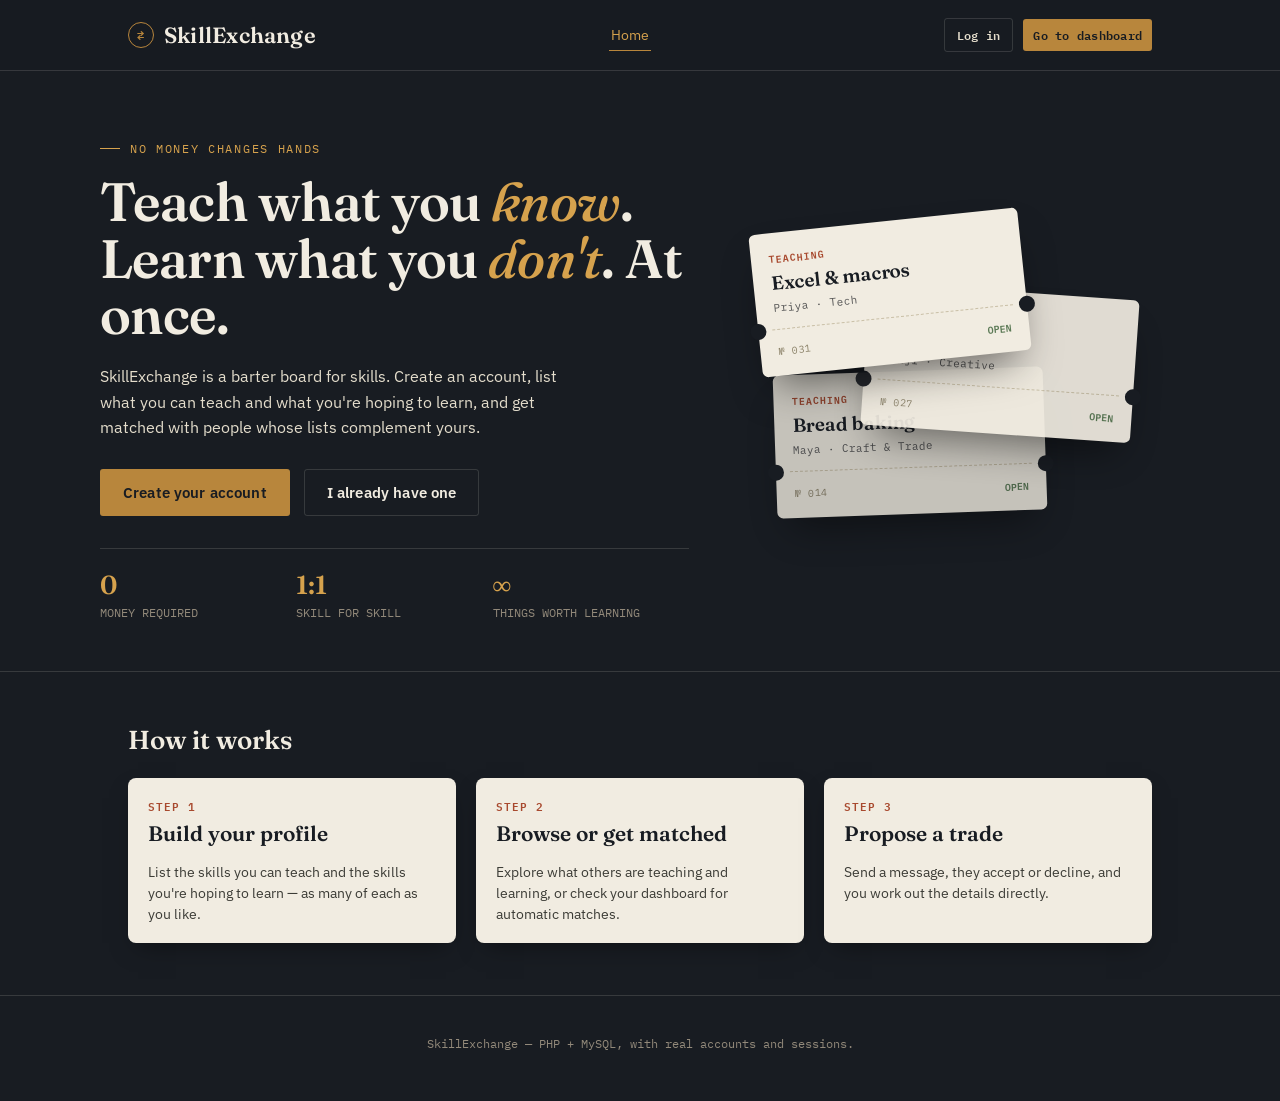
<file: index.html>
<!DOCTYPE html>
<html lang="en">
<head>
<meta charset="UTF-8">
<meta name="viewport" content="width=device-width, initial-scale=1.0">
<title>SkillExchange — Trade skills, not money</title>
<link rel="preconnect" href="https://fonts.googleapis.com">
<link href="https://fonts.googleapis.com/css2?family=Fraunces:ital,opsz,wght@0,9..144,400;0,9..144,500;0,9..144,600;0,9..144,700;1,9..144,500&family=IBM+Plex+Sans:wght@400;500;600;700&family=IBM+Plex+Mono:wght@400;500;600&display=swap" rel="stylesheet">
<link rel="stylesheet" href="css/style.css">
</head>
<body data-page="index">

<header class="site">
  <div class="site-inner">
    <div class="logo"><span class="mark">⇄</span> SkillExchange</div>
    <nav class="site-nav">
      <a href="index.html" class="active">Home</a>
    </nav>
    <div class="who">
      <a href="login.html" class="btn-mini" style="background:transparent;border:1px solid var(--line);color:var(--paper-dim);padding:6px 12px;border-radius:3px;">Log in</a>
      <a href="register.html" id="heroCtaPrimary" class="btn-mini">Sign up</a>
    </div>
  </div>
</header>

<section class="hero">
  <div class="hero-inner">
    <div>
      <div class="eyebrow">No money changes hands</div>
      <h1 class="headline">Teach what you <em>know</em>.<br>Learn what you <em>don't</em>. At once.</h1>
      <p class="sub">SkillExchange is a barter board for skills. Create an account, list what you can teach and what you're hoping to learn, and get matched with people whose lists complement yours.</p>
      <div class="hero-ctas">
        <a class="btn btn-primary" href="register.html">Create your account</a>
        <a class="btn btn-ghost" href="login.html">I already have one</a>
      </div>
      <div class="hero-stats">
        <div class="stat"><b>0</b><span>MONEY REQUIRED</span></div>
        <div class="stat"><b>1:1</b><span>SKILL FOR SKILL</span></div>
        <div class="stat"><b>∞</b><span>THINGS WORTH LEARNING</span></div>
      </div>
    </div>
    <div class="ticket-stack">
      <div class="float-ticket ft3">
        <div class="t-top"><div class="t-cat">Teaching</div><div class="t-name">Bread baking</div><div class="t-for">Maya · Craft &amp; Trade</div></div>
        <div class="t-perf"></div>
        <div class="t-bottom"><span class="t-stub">№ 014</span><span class="t-go">OPEN</span></div>
      </div>
      <div class="float-ticket ft2">
        <div class="t-top"><div class="t-cat">Learning</div><div class="t-name">Logo design</div><div class="t-for">Kenji · Creative</div></div>
        <div class="t-perf"></div>
        <div class="t-bottom"><span class="t-stub">№ 027</span><span class="t-go">OPEN</span></div>
      </div>
      <div class="float-ticket ft1">
        <div class="t-top"><div class="t-cat">Teaching</div><div class="t-name">Excel &amp; macros</div><div class="t-for">Priya · Tech</div></div>
        <div class="t-perf"></div>
        <div class="t-bottom"><span class="t-stub">№ 031</span><span class="t-go">OPEN</span></div>
      </div>
    </div>
  </div>
</section>

<section>
  <div class="wrap">
    <div class="section-head">
      <h2>How it works</h2>
    </div>
    <div class="grid">
      <div class="ticket" style="padding-bottom:4px;">
        <div class="ticket-head">
          <div class="ticket-cat">Step 1</div>
          <div class="ticket-name">Build your profile</div>
        </div>
        <div class="ticket-desc">List the skills you can teach and the skills you're hoping to learn — as many of each as you like.</div>
      </div>
      <div class="ticket" style="padding-bottom:4px;">
        <div class="ticket-head">
          <div class="ticket-cat">Step 2</div>
          <div class="ticket-name">Browse or get matched</div>
        </div>
        <div class="ticket-desc">Explore what others are teaching and learning, or check your dashboard for automatic matches.</div>
      </div>
      <div class="ticket" style="padding-bottom:4px;">
        <div class="ticket-head">
          <div class="ticket-cat">Step 3</div>
          <div class="ticket-name">Propose a trade</div>
        </div>
        <div class="ticket-desc">Send a message, they accept or decline, and you work out the details directly.</div>
      </div>
    </div>
  </div>
</section>

<footer>SkillExchange — PHP + MySQL, with real accounts and sessions.</footer>

<script src="js/auth.js"></script>
</body>
</html>
</file>
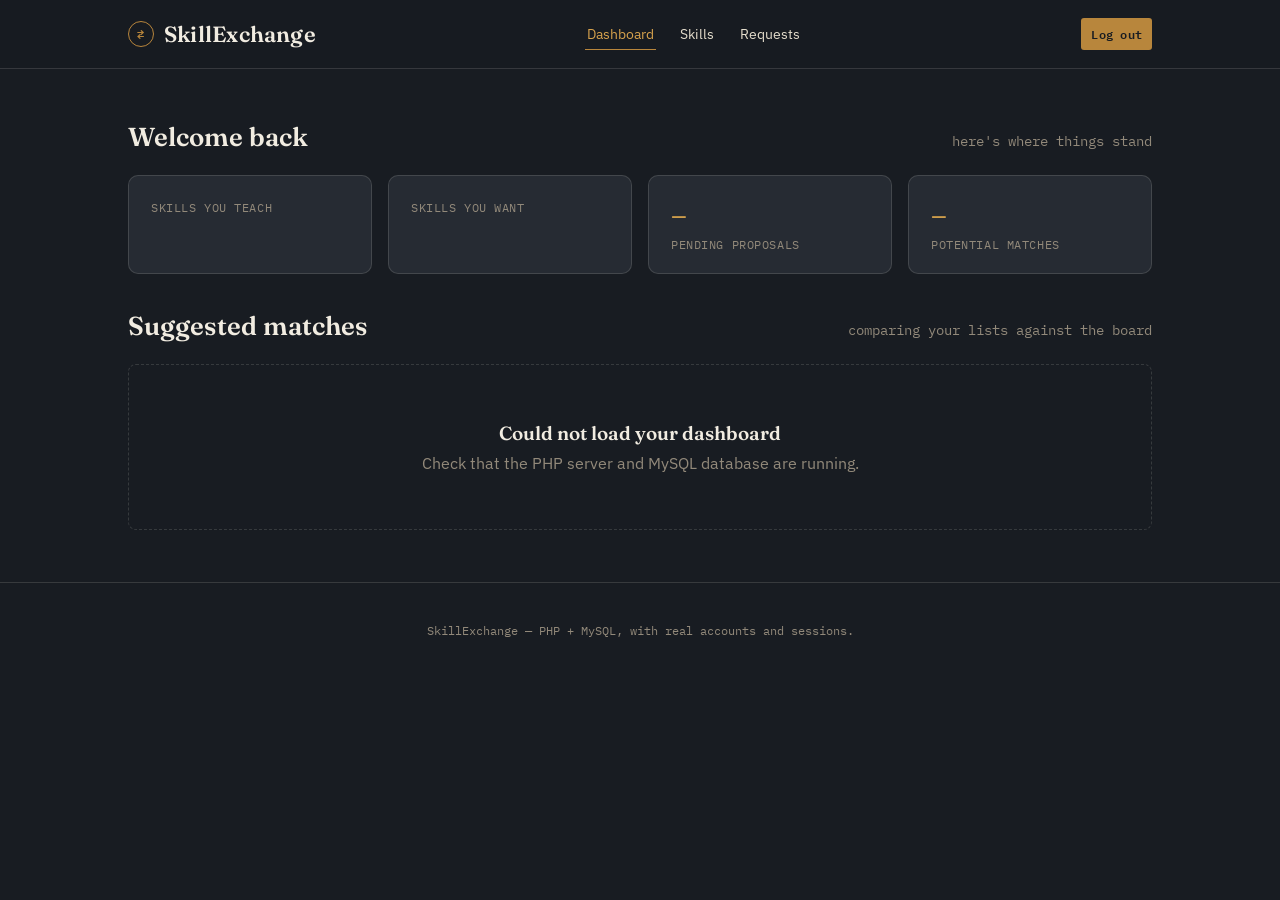
<file: dashboard.html>
<!DOCTYPE html>
<html lang="en">
<head>
<meta charset="UTF-8">
<meta name="viewport" content="width=device-width, initial-scale=1.0">
<title>Dashboard — SkillExchange</title>
<link rel="preconnect" href="https://fonts.googleapis.com">
<link href="https://fonts.googleapis.com/css2?family=Fraunces:ital,opsz,wght@0,9..144,400;0,9..144,500;0,9..144,600;0,9..144,700;1,9..144,500&family=IBM+Plex+Sans:wght@400;500;600;700&family=IBM+Plex+Mono:wght@400;500;600&display=swap" rel="stylesheet">
<link rel="stylesheet" href="css/style.css">
</head>
<body data-page="dashboard" data-require-auth="true">

<header class="site">
  <div class="site-inner">
    <a href="index.html" class="logo"><span class="mark">⇄</span> SkillExchange</a>
    <nav class="site-nav">
      <a href="dashboard.html" class="active">Dashboard</a>
      <a href="skills.html">Skills</a>
      <a href="requests.html">Requests <span class="nav-badge" id="reqBadge" style="display:none;">0</span></a>
    </nav>
    <div class="who">
      <span id="whoLabel">…</span>
      <a href="#" id="logoutBtn" class="logout-link btn-mini">Log out</a>
    </div>
  </div>
</header>

<section>
  <div class="wrap">
    <div class="section-head">
      <h2>Welcome back</h2>
      <p>here's where things stand</p>
    </div>

    <div class="dash-stats">
      <div class="dash-stat"><b id="statTeach">–</b><span>Skills you teach</span></div>
      <div class="dash-stat"><b id="statLearn">–</b><span>Skills you want</span></div>
      <div class="dash-stat"><b id="statPending">–</b><span>Pending proposals</span></div>
      <div class="dash-stat"><b id="statMatches">–</b><span>Potential matches</span></div>
    </div>

    <div class="section-head">
      <h2>Suggested matches</h2>
      <p id="matchSub">comparing your lists against the board</p>
    </div>
    <div id="matchList"></div>
  </div>
</section>

<footer>SkillExchange — PHP + MySQL, with real accounts and sessions.</footer>

<script src="js/auth.js"></script>
<script>
(function(){
  const $ = (sel) => document.querySelector(sel);
  const escapeHtml = s => (s || "").replace(/[&<>"']/g, c => ({ '&': '&amp;', '<': '&lt;', '>': '&gt;', '"': '&quot;', "'": '&#39;' }[c]));
  const STOPWORDS = ["a","an","the","to","for","and","of","in","on","with","basic","basics","beginner","beginners","intro","introduction","lessons","lesson","skills","skill","learning","how","my"];

  function normWords(s){
    return (s||'').toLowerCase().replace(/[^a-z0-9\s]/g,' ').split(/\s+/).filter(w => w.length>2 && !STOPWORDS.includes(w));
  }
  function skillsMatch(nameA, catA, nameB, catB){
    const wa = normWords(nameA), wb = normWords(nameB);
    if(wa.filter(w => wb.includes(w)).length > 0) return true;
    if(catA === catB){
      const la = (nameA||'').toLowerCase(), lb = (nameB||'').toLowerCase();
      if(la.length>3 && lb.includes(la)) return true;
      if(lb.length>3 && la.includes(lb)) return true;
    }
    return false;
  }

  async function loadDashboard(){
    const SE = window.SE;
    try {
      const [myTeach, myLearn, boardTeach, boardLearn, received] = await Promise.all([
        SE.apiGet('get_skills.php?type=teach&mine=1'),
        SE.apiGet('get_skills.php?type=learn&mine=1'),
        SE.apiGet('get_skills.php?type=teach'),
        SE.apiGet('get_skills.php?type=learn'),
        SE.apiGet('get_requests.php?box=received'),
      ]);

      $('#statTeach').textContent = myTeach.length;
      $('#statLearn').textContent = myLearn.length;
      const pending = received.filter(r => r.status === 'pending');
      $('#statPending').textContent = pending.length;
      const badge = $('#reqBadge');
      if(pending.length > 0){ badge.style.display = 'inline-block'; badge.textContent = pending.length; }

      // Group board listings by owner
      const byOwner = {};
      boardTeach.forEach(s => {
        byOwner[s.user_id] = byOwner[s.user_id] || { id: s.user_id, name: s.owner_name, contact: s.owner_contact, teach: [], learn: [] };
        byOwner[s.user_id].teach.push(s);
      });
      boardLearn.forEach(s => {
        byOwner[s.user_id] = byOwner[s.user_id] || { id: s.user_id, name: s.owner_name, contact: s.owner_contact, teach: [], learn: [] };
        byOwner[s.user_id].learn.push(s);
      });

      const results = [];
      Object.values(byOwner).forEach(other => {
        const iCanTeachThem = [];
        myTeach.forEach(mt => other.learn.forEach(tl => {
          if(skillsMatch(mt.skill_name, mt.category, tl.skill_name, tl.category)) iCanTeachThem.push({mine: mt, theirs: tl});
        }));
        const theyCanTeachMe = [];
        other.teach.forEach(tt => myLearn.forEach(ml => {
          if(skillsMatch(tt.skill_name, tt.category, ml.skill_name, ml.category)) theyCanTeachMe.push({theirs: tt, mine: ml});
        }));
        if(iCanTeachThem.length || theyCanTeachMe.length){
          results.push({ user: other, iCanTeachThem, theyCanTeachMe, mutual: iCanTeachThem.length>0 && theyCanTeachMe.length>0 });
        }
      });
      results.sort((a,b) => (b.mutual - a.mutual) || ((b.iCanTeachThem.length+b.theyCanTeachMe.length) - (a.iCanTeachThem.length+a.theyCanTeachMe.length)));

      $('#statMatches').textContent = results.length;
      $('#matchSub').textContent = results.length + (results.length===1 ? ' match found' : ' matches found');

      const el = $('#matchList');
      if(!results.length){
        el.innerHTML = `<div class="empty"><b>No matches yet</b>Add a few more skills to your profile, or check back as more people join the board. <a href="skills.html" style="color:var(--brass-bright);">Go to My Skills →</a></div>`;
        return;
      }
      el.innerHTML = results.map(m => `
        <div class="match-card ${m.mutual ? 'mutual' : ''}">
          <div class="match-top">
            <div class="match-name">${escapeHtml(m.user.name)}</div>
            <div class="match-tag ${m.mutual ? 'mutual' : 'partial'}">${m.mutual ? 'Perfect swap' : 'One-way match'}</div>
          </div>
          ${m.iCanTeachThem.map(x => `<div class="match-row"><span class="arrow">→</span><div>You teach <b>${escapeHtml(x.mine.skill_name)}</b>, they want <b>${escapeHtml(x.theirs.skill_name)}</b></div></div>`).join('')}
          ${m.theyCanTeachMe.map(x => `<div class="match-row"><span class="arrow">←</span><div>They teach <b>${escapeHtml(x.theirs.skill_name)}</b>, you want <b>${escapeHtml(x.mine.skill_name)}</b></div></div>`).join('')}
        </div>
      `).join('');
    } catch(e) {
      $('#matchList').innerHTML = `<div class="empty"><b>Could not load your dashboard</b>Check that the PHP server and MySQL database are running.</div>`;
    }
  }

  document.addEventListener('se:authed', loadDashboard);
})();
</script>
</body>
</html>
</file>
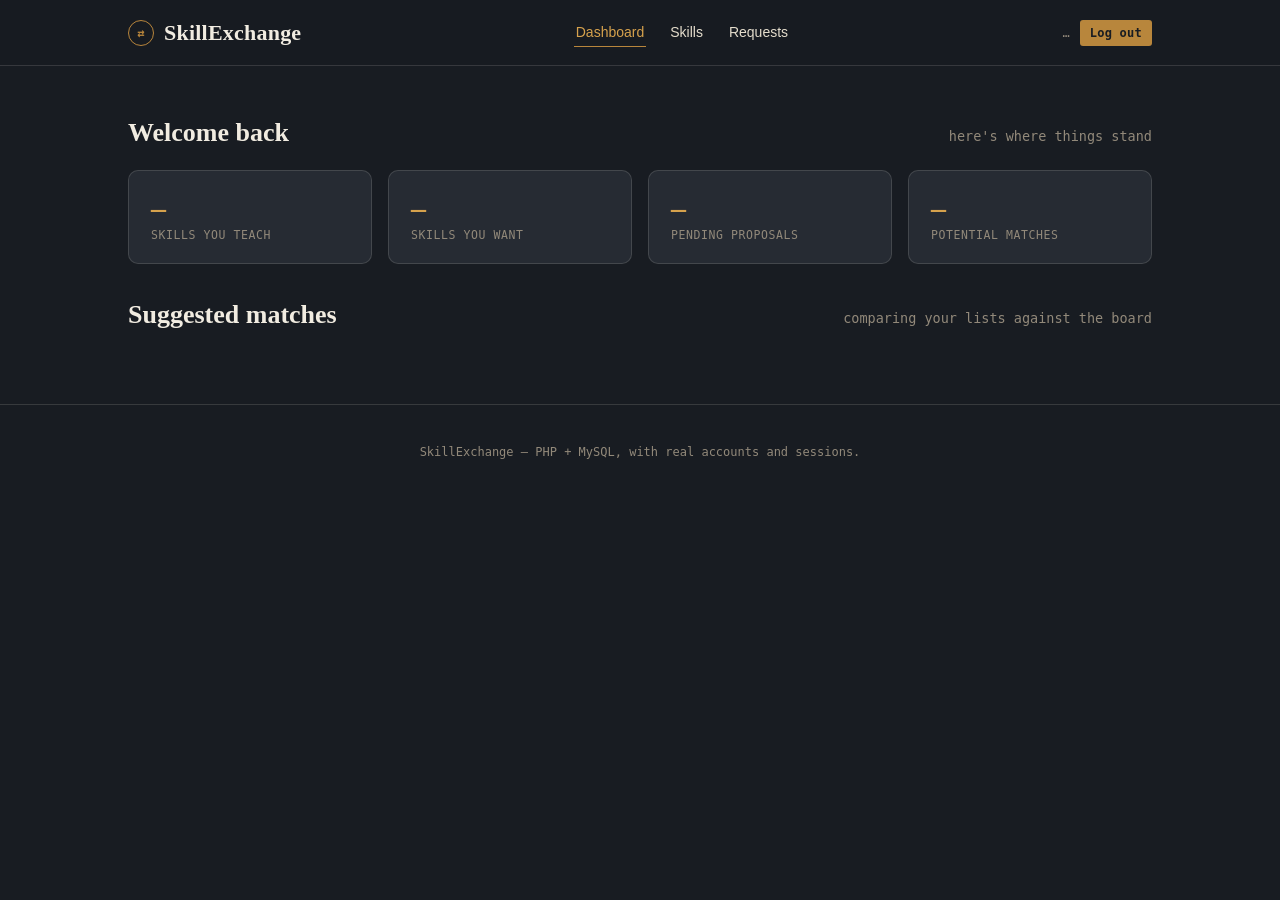
<file: login.html>
<!DOCTYPE html>
<html lang="en">
<head>
<meta charset="UTF-8">
<meta name="viewport" content="width=device-width, initial-scale=1.0">
<title>Log in — SkillExchange</title>
<link rel="preconnect" href="https://fonts.googleapis.com">
<link href="https://fonts.googleapis.com/css2?family=Fraunces:ital,opsz,wght@0,9..144,400;0,9..144,500;0,9..144,600;0,9..144,700;1,9..144,500&family=IBM+Plex+Sans:wght@400;500;600;700&family=IBM+Plex+Mono:wght@400;500;600&display=swap" rel="stylesheet">
<link rel="stylesheet" href="css/style.css">
</head>
<body data-page="login">

<header class="site">
  <div class="site-inner">
    <a href="index.html" class="logo"><span class="mark">⇄</span> SkillExchange</a>
  </div>
</header>

<div class="auth-wrap">
  <div class="auth-card">
    <div class="logo" style="justify-content:center;"><span class="mark">⇄</span></div>
    <h1>Welcome back</h1>
    <div class="auth-sub">Log in to see your matches and proposals.</div>

    <div class="auth-error" id="authError"></div>

    <form id="loginForm" novalidate>
      <div class="field">
        <label>Email</label>
        <input type="email" id="email" required placeholder="you@example.com">
      </div>
      <div class="field">
        <label>Password</label>
        <input type="password" id="password" required placeholder="••••••••">
      </div>
      <button type="submit" class="btn btn-primary">Log in</button>
    </form>

    <div class="auth-switch">Don't have an account? <a href="register.html">Sign up</a></div>
  </div>
</div>

<script src="js/auth.js"></script>
</body>
</html>
</file>
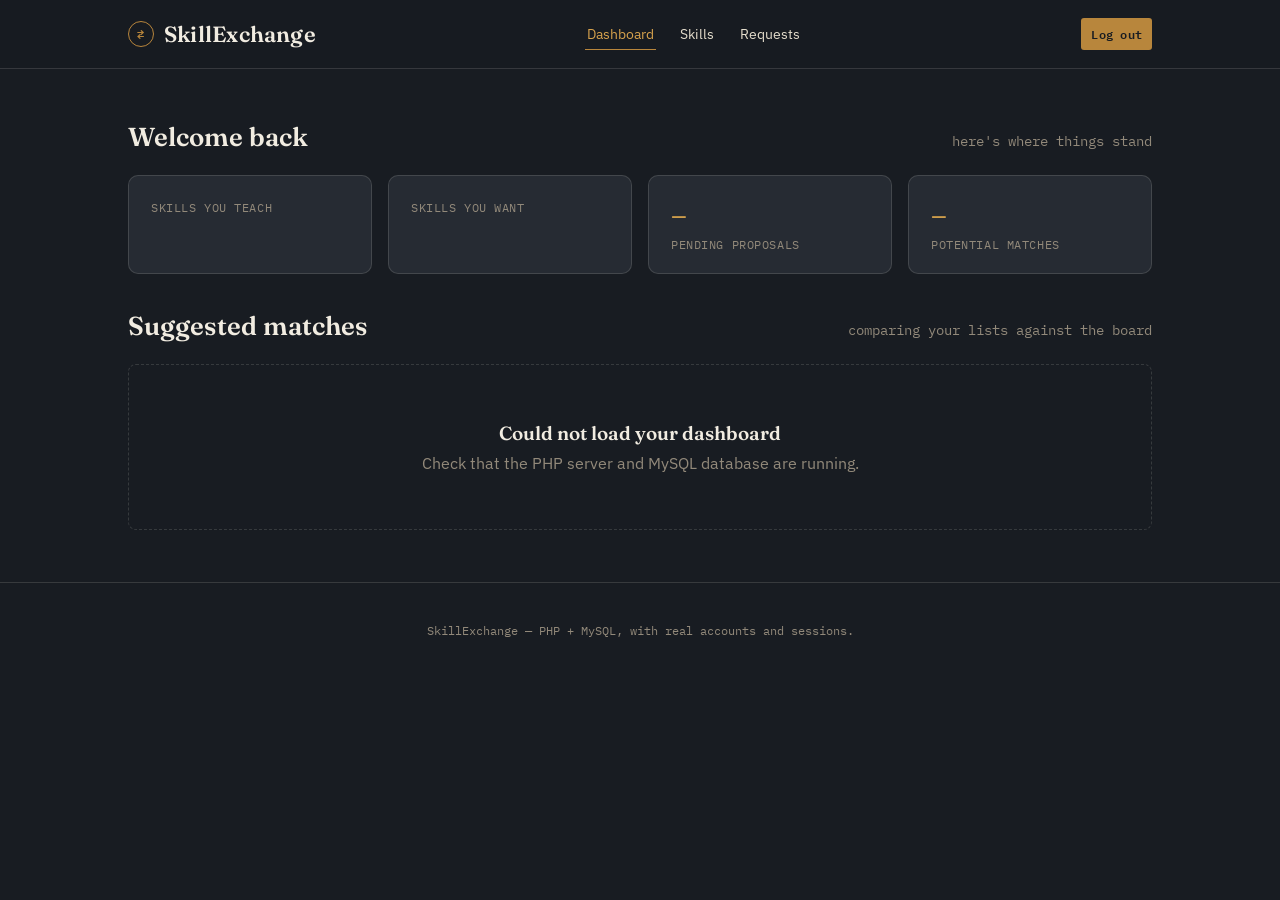
<file: register.html>
<!DOCTYPE html>
<html lang="en">
<head>
<meta charset="UTF-8">
<meta name="viewport" content="width=device-width, initial-scale=1.0">
<title>Sign up — SkillExchange</title>
<link rel="preconnect" href="https://fonts.googleapis.com">
<link href="https://fonts.googleapis.com/css2?family=Fraunces:ital,opsz,wght@0,9..144,400;0,9..144,500;0,9..144,600;0,9..144,700;1,9..144,500&family=IBM+Plex+Sans:wght@400;500;600;700&family=IBM+Plex+Mono:wght@400;500;600&display=swap" rel="stylesheet">
<link rel="stylesheet" href="css/style.css">
</head>
<body data-page="register">

<header class="site">
  <div class="site-inner">
    <a href="index.html" class="logo"><span class="mark">⇄</span> SkillExchange</a>
  </div>
</header>

<div class="auth-wrap">
  <div class="auth-card">
    <div class="logo" style="justify-content:center;"><span class="mark">⇄</span></div>
    <h1>Create your account</h1>
    <div class="auth-sub">One profile, two lists — what you teach and what you want to learn.</div>

    <div class="auth-error" id="authError"></div>

    <form id="registerForm" novalidate>
      <div class="field">
        <label>Name</label>
        <input type="text" id="name" required placeholder="e.g. Priya R.">
      </div>
      <div class="field">
        <label>Email</label>
        <input type="email" id="email" required placeholder="you@example.com">
      </div>
      <div class="field">
        <label>Password</label>
        <input type="password" id="password" required minlength="6" placeholder="At least 6 characters">
      </div>
      <div class="field">
        <label>Contact (optional — shown to your matches)</label>
        <input type="text" id="contact" placeholder="email, handle, etc.">
      </div>
      <button type="submit" class="btn btn-primary">Create account</button>
    </form>

    <div class="auth-switch">Already have an account? <a href="login.html">Log in</a></div>
  </div>
</div>

<script src="js/auth.js"></script>
</body>
</html>
</file>
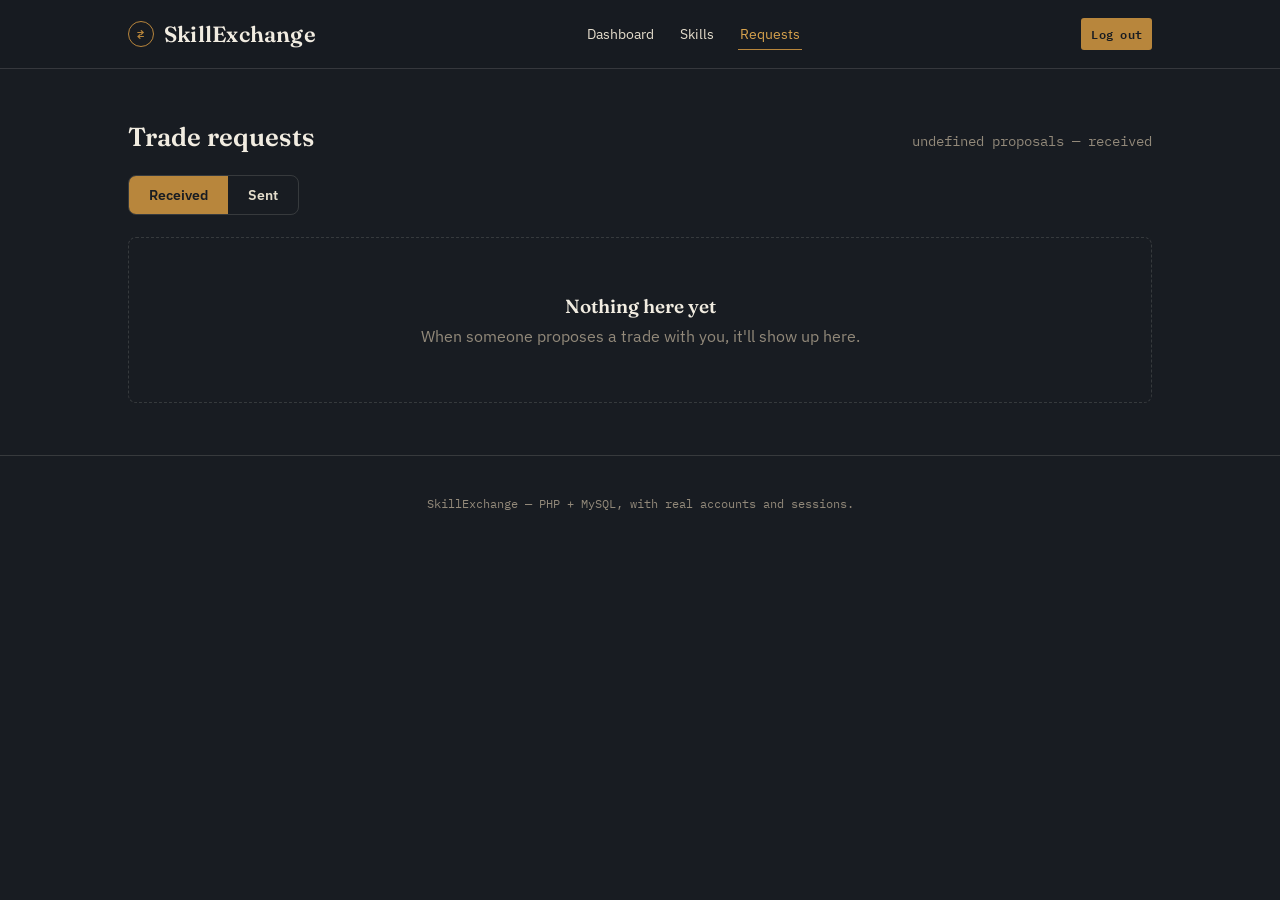
<file: requests.html>
<!DOCTYPE html>
<html lang="en">
<head>
<meta charset="UTF-8">
<meta name="viewport" content="width=device-width, initial-scale=1.0">
<title>Requests — SkillExchange</title>
<link rel="preconnect" href="https://fonts.googleapis.com">
<link href="https://fonts.googleapis.com/css2?family=Fraunces:ital,opsz,wght@0,9..144,400;0,9..144,500;0,9..144,600;0,9..144,700;1,9..144,500&family=IBM+Plex+Sans:wght@400;500;600;700&family=IBM+Plex+Mono:wght@400;500;600&display=swap" rel="stylesheet">
<link rel="stylesheet" href="css/style.css">
</head>
<body data-page="requests" data-require-auth="true">

<header class="site">
  <div class="site-inner">
    <a href="index.html" class="logo"><span class="mark">⇄</span> SkillExchange</a>
    <nav class="site-nav">
      <a href="dashboard.html">Dashboard</a>
      <a href="skills.html">Skills</a>
      <a href="requests.html" class="active">Requests <span class="nav-badge" id="reqBadge" style="display:none;">0</span></a>
    </nav>
    <div class="who">
      <span id="whoLabel">…</span>
      <a href="#" id="logoutBtn" class="logout-link btn-mini">Log out</a>
    </div>
  </div>
</header>

<section>
  <div class="wrap">
    <div class="section-head">
      <h2>Trade requests</h2>
      <p id="pageSub">loading…</p>
    </div>

    <div class="subtabs">
      <button class="active" data-box="received">Received</button>
      <button data-box="sent">Sent</button>
    </div>

    <div id="reqList"></div>
  </div>
</section>

<footer>SkillExchange — PHP + MySQL, with real accounts and sessions.</footer>

<script src="js/auth.js"></script>
<script src="js/requests.js"></script>
</body>
</html>
</file>
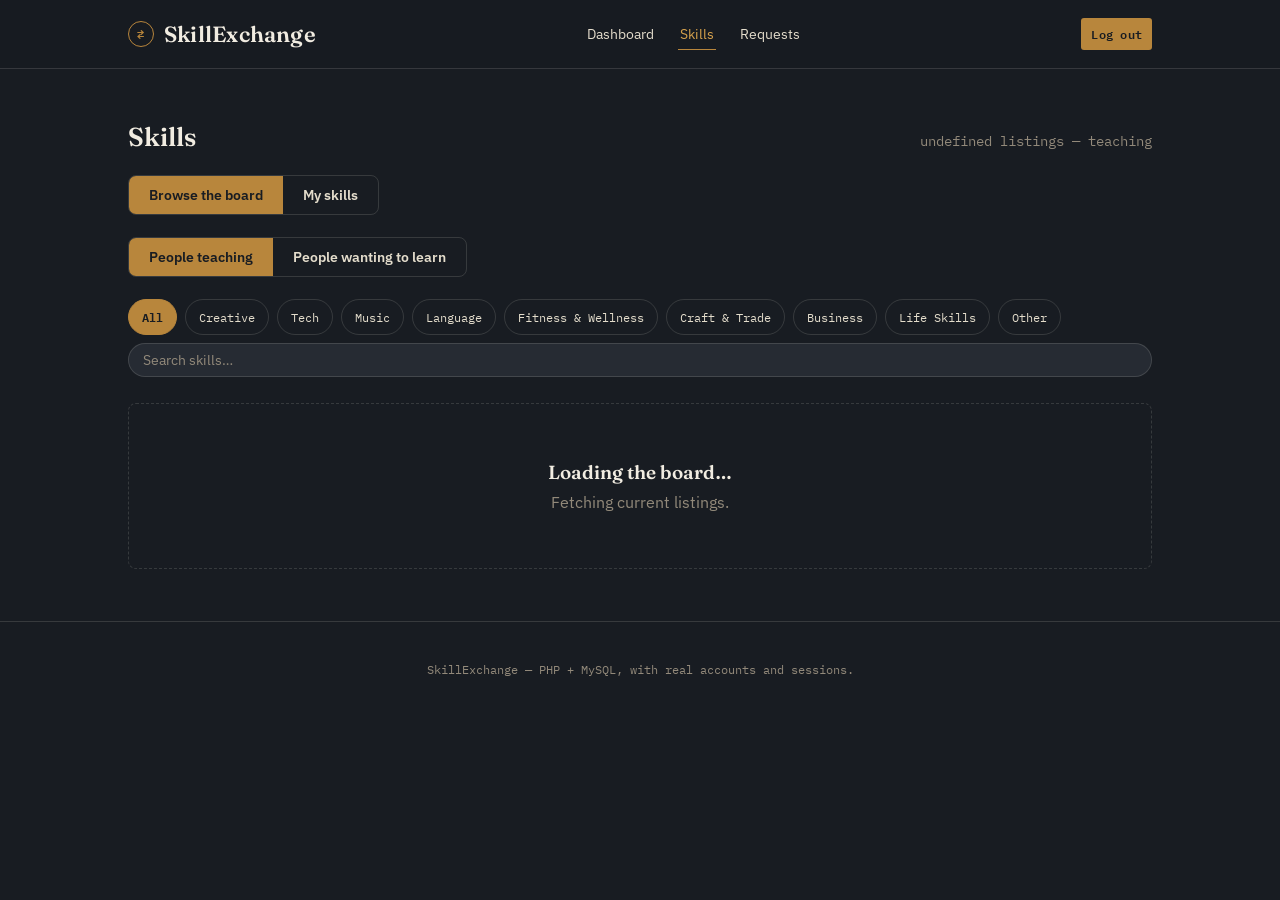
<file: skills.html>
<!DOCTYPE html>
<html lang="en">
<head>
<meta charset="UTF-8">
<meta name="viewport" content="width=device-width, initial-scale=1.0">
<title>Skills — SkillExchange</title>
<link rel="preconnect" href="https://fonts.googleapis.com">
<link href="https://fonts.googleapis.com/css2?family=Fraunces:ital,opsz,wght@0,9..144,400;0,9..144,500;0,9..144,600;0,9..144,700;1,9..144,500&family=IBM+Plex+Sans:wght@400;500;600;700&family=IBM+Plex+Mono:wght@400;500;600&display=swap" rel="stylesheet">
<link rel="stylesheet" href="css/style.css">
</head>
<body data-page="skills" data-require-auth="true">

<header class="site">
  <div class="site-inner">
    <a href="index.html" class="logo"><span class="mark">⇄</span> SkillExchange</a>
    <nav class="site-nav">
      <a href="dashboard.html">Dashboard</a>
      <a href="skills.html" class="active">Skills</a>
      <a href="requests.html">Requests <span class="nav-badge" id="reqBadge" style="display:none;">0</span></a>
    </nav>
    <div class="who">
      <span id="whoLabel">…</span>
      <a href="#" id="logoutBtn" class="logout-link btn-mini">Log out</a>
    </div>
  </div>
</header>

<section>
  <div class="wrap">
    <div class="section-head">
      <h2>Skills</h2>
      <p id="pageSub">loading…</p>
    </div>

    <div class="subtabs">
      <button class="active" data-page-tab="browse">Browse the board</button>
      <button data-page-tab="mine">My skills</button>
    </div>

    <!-- BROWSE TAB -->
    <div id="tab-browse" class="page-tab active">
      <div class="subtabs">
        <button class="active" data-sub="teach">People teaching</button>
        <button data-sub="learn">People wanting to learn</button>
      </div>
      <div class="filters" id="filters"></div>
      <div class="grid" id="grid">
        <div class="empty"><b>Loading the board…</b>Fetching current listings.</div>
      </div>
    </div>

    <!-- MY SKILLS TAB -->
    <div id="tab-mine" class="page-tab" style="display:none;">
      <div class="profile-grid">
        <div class="panel">
          <h3><span class="dot dot-teach"></span> Skills I can teach</h3>
          <div class="phint">Anything from professional expertise to a weekend hobby.</div>
          <div id="teachList"></div>
          <button class="add-btn" id="addTeachBtn">+ Add a skill you can teach</button>
        </div>

        <div class="panel">
          <h3><span class="dot dot-learn"></span> Skills I want to learn</h3>
          <div class="phint">What are you hoping someone on the board can show you?</div>
          <div id="learnList"></div>
          <button class="add-btn" id="addLearnBtn">+ Add a skill you want to learn</button>
        </div>
      </div>
    </div>
  </div>
</section>

<footer>SkillExchange — PHP + MySQL, with real accounts and sessions.</footer>

<script src="js/auth.js"></script>
<script src="js/skills.js"></script>
</body>
</html>
</file>
<file: css/style.css>
:root{
  --ink:#181C22;
  --ink-soft:#262B33;
  --paper:#F1ECE1;
  --paper-dim:#E4DDCC;
  --brass:#B8863C;
  --brass-bright:#D6A24D;
  --rust:#A8492E;
  --sage:#5C7A56;
  --sage-bright:#7DA173;
  --line: rgba(241,236,225,0.14);
  --text-dim: #92897A;
}
*{box-sizing:border-box;}
html,body{margin:0;padding:0;}
body{
  background:var(--ink);
  color:var(--paper);
  font-family:'IBM Plex Sans', sans-serif;
  -webkit-font-smoothing:antialiased;
  min-height:100vh;
}
::selection{ background:var(--brass); color:var(--ink); }
a{color:inherit; text-decoration:none;}
.wrap{ max-width:1080px; margin:0 auto; padding:0 28px; }
button{ font-family:inherit; }

/* ---------- HEADER / NAV ---------- */
header.site{
  position:sticky; top:0; z-index:40;
  background:rgba(24,28,34,0.92);
  backdrop-filter: blur(8px);
  border-bottom:1px solid var(--line);
}
.site-inner{
  display:flex; align-items:center; justify-content:space-between;
  padding:18px 28px; max-width:1080px; margin:0 auto; gap:16px;
}
.logo{
  font-family:'Fraunces', serif; font-weight:600; font-size:22px;
  letter-spacing:0.01em; display:flex; align-items:center; gap:10px; flex-shrink:0;
}
.logo .mark{
  width:26px;height:26px;border-radius:50%; border:1.5px solid var(--brass);
  display:flex;align-items:center;justify-content:center;
  font-family:'IBM Plex Mono',monospace; font-size:12px; color:var(--brass);
}
.site-nav{ display:flex; align-items:center; gap:22px; font-size:14px; }
.site-nav a{
  color:var(--paper-dim); font-size:14px; cursor:pointer;
  padding:6px 2px; border-bottom:1.5px solid transparent;
  transition:border-color .15s, color .15s;
  display:flex; align-items:center; gap:6px;
}
.site-nav a:hover{ color:var(--paper); }
.site-nav a.active{ color:var(--brass-bright); border-color:var(--brass); }
.nav-badge{
  background:var(--rust); color:var(--paper); border-radius:9px; font-size:10.5px;
  font-family:'IBM Plex Mono',monospace; padding:1px 6px; font-weight:600;
}
.who{ font-family:'IBM Plex Mono',monospace; font-size:12px; color:var(--text-dim);
  display:flex; align-items:center; gap:10px; flex-shrink:0; }
.who button, .who a.btn-mini{ background:var(--brass); color:var(--ink); border:none; border-radius:3px;
  padding:6px 10px; font-family:'IBM Plex Mono',monospace; font-size:12px;
  font-weight:600; cursor:pointer; letter-spacing:0.02em; }
.who .logout-link{ background:transparent; border:1px solid var(--line); color:var(--text-dim); }
.who .logout-link:hover{ border-color:var(--rust); color:var(--rust); }

/* ---------- HERO ---------- */
.hero{ padding:70px 28px 50px; border-bottom:1px solid var(--line); position:relative; overflow:hidden; }
.hero-inner{ max-width:1080px; margin:0 auto; display:grid; grid-template-columns: 1.15fr 0.85fr; gap:56px; align-items:center;}
.eyebrow{ font-family:'IBM Plex Mono',monospace; font-size:12px; letter-spacing:0.14em;
  text-transform:uppercase; color:var(--brass-bright); margin-bottom:18px; display:flex; align-items:center; gap:10px; }
.eyebrow::before{ content:''; width:20px; height:1px; background:var(--brass-bright); }
h1.headline{ font-family:'Fraunces', serif; font-weight:600; font-size:clamp(36px,4.6vw,54px);
  line-height:1.05; letter-spacing:-0.01em; margin:0 0 20px; }
h1.headline em{ font-style:italic; font-weight:500; color:var(--brass-bright); }
.sub{ font-size:16px; line-height:1.6; color:var(--paper-dim); max-width:48ch; margin:0 0 28px; }
.hero-ctas{ display:flex; gap:14px; flex-wrap:wrap; }
.btn{ font-family:'IBM Plex Sans',sans-serif; font-weight:600; font-size:14.5px;
  padding:13px 22px; border-radius:3px; border:1.5px solid transparent; cursor:pointer;
  letter-spacing:0.01em; transition:transform .12s, background .15s; display:inline-block; }
.btn:active{ transform:scale(0.97); }
.btn-primary{ background:var(--brass); color:var(--ink); }
.btn-primary:hover{ background:var(--brass-bright); }
.btn-ghost{ background:transparent; color:var(--paper); border-color:var(--line); }
.btn-ghost:hover{ border-color:var(--brass); color:var(--brass-bright); }
.hero-stats{ display:flex; gap:0; margin-top:32px; border-top:1px solid var(--line); padding-top:20px; }
.stat{ flex:1; padding-right:18px; }
.stat b{ display:block; font-family:'Fraunces',serif; font-size:26px; font-weight:600; color:var(--brass-bright); }
.stat span{ font-size:11.5px; color:var(--text-dim); font-family:'IBM Plex Mono',monospace; }

.ticket-stack{ position:relative; height:320px; }
.float-ticket{ position:absolute; width:270px; background:var(--paper); color:var(--ink);
  border-radius:6px; box-shadow:0 22px 40px -14px rgba(0,0,0,0.55); font-family:'IBM Plex Mono',monospace; }
.float-ticket .t-top{ padding:16px 18px 14px; }
.float-ticket .t-cat{ font-size:10px; letter-spacing:0.1em; text-transform:uppercase; color:var(--rust); font-weight:600; }
.float-ticket .t-name{ font-family:'Fraunces',serif; font-size:19px; font-weight:600; color:var(--ink); margin-top:4px; }
.float-ticket .t-for{ font-size:11px; color:#555; margin-top:6px; }
.t-perf{ height:0; border-top:1.5px dashed #C9BFA6; position:relative; margin:0 14px; }
.t-perf::before, .t-perf::after{ content:''; position:absolute; top:-8px; width:16px; height:16px; border-radius:50%; background:var(--ink); }
.t-perf::before{ left:-22px; } .t-perf::after{ right:-22px; }
.float-ticket .t-bottom{ padding:12px 18px 16px; display:flex; justify-content:space-between; align-items:center; }
.t-stub{ font-size:10px; color:#8a8067; letter-spacing:0.06em; }
.t-go{ font-size:10px; color:var(--sage); font-weight:600; }
.ft1{ top:0; left:10px; transform:rotate(-6deg); z-index:3; }
.ft2{ top:70px; left:120px; transform:rotate(4deg); z-index:2; opacity:0.92;}
.ft3{ top:150px; left:30px; transform:rotate(-2deg); z-index:1; opacity:0.8; }

section{ padding:52px 28px; }
.section-head{ display:flex; align-items:baseline; justify-content:space-between; margin-bottom:22px; flex-wrap:wrap; gap:14px; }
.section-head h2{ font-family:'Fraunces',serif; font-weight:600; font-size:26px; margin:0; }
.section-head p{ margin:0; color:var(--text-dim); font-size:13.5px; font-family:'IBM Plex Mono',monospace; }

/* ---------- SUB TABS ---------- */
.subtabs{ display:flex; gap:0; margin-bottom:22px; border:1px solid var(--line); border-radius:8px; width:fit-content; overflow:hidden; }
.subtabs button{ background:transparent; border:none; color:var(--paper-dim); padding:10px 20px;
  font-size:13.5px; font-weight:600; cursor:pointer; font-family:'IBM Plex Sans',sans-serif; }
.subtabs button.active{ background:var(--brass); color:var(--ink); }
.subtabs button:not(.active):hover{ background:var(--ink-soft); }

.filters{ display:flex; gap:8px; flex-wrap:wrap; margin-bottom:26px; }
.chip{ font-family:'IBM Plex Mono',monospace; font-size:12px; padding:7px 13px; border-radius:20px;
  border:1px solid var(--line); background:transparent; color:var(--paper-dim); cursor:pointer; transition:all .15s; }
.chip:hover{ border-color:var(--brass); }
.chip.active{ background:var(--brass); border-color:var(--brass); color:var(--ink); font-weight:600; }
.search{ flex:1; min-width:180px; background:var(--ink-soft); border:1px solid var(--line); border-radius:20px;
  padding:7px 14px; color:var(--paper); font-family:'IBM Plex Sans',sans-serif; font-size:13.5px; }
.search:focus{ outline:none; border-color:var(--brass); }
.search::placeholder{ color:var(--text-dim); }

.grid{ display:grid; grid-template-columns:repeat(auto-fill, minmax(280px,1fr)); gap:20px; }
.ticket{ background:var(--paper); color:var(--ink); border-radius:8px; box-shadow:0 10px 24px -10px rgba(0,0,0,0.5);
  display:flex; flex-direction:column; overflow:hidden; transition:transform .15s; font-family:'IBM Plex Sans', sans-serif; }
.ticket:hover{ transform:translateY(-3px); }
.ticket-head{ padding:18px 20px 14px; }
.ticket-cat{ font-family:'IBM Plex Mono',monospace; font-size:10.5px; letter-spacing:0.09em;
  text-transform:uppercase; color:var(--rust); font-weight:600; }
.ticket-cat.learn-cat{ color:var(--sage); }
.ticket-name{ font-family:'Fraunces',serif; font-weight:600; font-size:21px; margin:5px 0 2px; }
.ticket-by{ font-size:12px; color:#6b6b62; font-family:'IBM Plex Mono',monospace; }
.ticket-desc{ padding:0 20px 14px; font-size:13.5px; line-height:1.55; color:#3c3c36; }
.ticket-perf{ height:0; border-top:1.5px dashed #C9BFA6; position:relative; margin:0 16px; }
.ticket-perf::before, .ticket-perf::after{ content:''; position:absolute; top:-9px; width:18px; height:18px; border-radius:50%; background:var(--ink); }
.ticket-perf::before{ left:-25px; } .ticket-perf::after{ right:-25px; }
.ticket-foot{ padding:14px 20px 18px; display:flex; align-items:center; justify-content:flex-end; gap:10px; }
.propose-btn{ background:var(--ink); color:var(--paper); border:none; border-radius:4px; padding:8px 13px;
  font-size:12px; font-weight:600; cursor:pointer; font-family:'IBM Plex Mono',monospace; letter-spacing:0.02em; width:100%; text-align:center; }
.propose-btn:hover{ background:var(--rust); }

.empty{ grid-column:1/-1; text-align:center; padding:56px 20px; border:1px dashed var(--line); border-radius:8px; color:var(--text-dim); }
.empty b{ display:block; color:var(--paper); font-family:'Fraunces',serif; font-size:19px; margin-bottom:8px; font-weight:600; }

/* ---------- PROFILE / MY SKILLS PANELS ---------- */
.profile-grid{ display:grid; grid-template-columns:1fr 1fr; gap:24px; align-items:start; }
.panel{ background:var(--ink-soft); border:1px solid var(--line); border-radius:10px; padding:26px 28px; }
.panel h3{ font-family:'Fraunces',serif; font-weight:600; font-size:19px; margin:0 0 4px; display:flex; align-items:center; gap:8px; }
.panel h3 .dot{ width:8px; height:8px; border-radius:50%; display:inline-block; }
.dot-teach{ background:var(--rust); }
.dot-learn{ background:var(--sage); }
.panel .phint{ font-size:12.5px; color:var(--text-dim); margin-bottom:18px; }
.field{ margin-bottom:16px; }
.field label{ display:block; font-family:'IBM Plex Mono',monospace; font-size:11px; letter-spacing:0.06em;
  text-transform:uppercase; color:var(--brass-bright); margin-bottom:6px; }
.field input, .field textarea, .field select{ width:100%; background:var(--ink); border:1px solid var(--line); border-radius:5px;
  padding:10px 12px; color:var(--paper); font-family:'IBM Plex Sans',sans-serif; font-size:14px; }
.field input:focus, .field textarea:focus, .field select:focus{ outline:none; border-color:var(--brass); }
.field textarea{ resize:vertical; min-height:60px; }
.skill-row{ display:flex; justify-content:space-between; align-items:flex-start; gap:10px; padding:11px 0; border-bottom:1px solid var(--line); }
.skill-row:last-child{ border-bottom:none; }
.skill-row .sname{ font-weight:600; font-size:14px; }
.skill-row .scat{ font-family:'IBM Plex Mono',monospace; font-size:10.5px; color:var(--text-dim); text-transform:uppercase; letter-spacing:0.05em; margin-top:2px;}
.skill-row .sdesc{ font-size:12.5px; color:var(--paper-dim); margin-top:3px; }
.rm-btn{ background:none; border:1px solid var(--line); color:var(--text-dim); border-radius:4px; padding:5px 9px;
  font-size:11px; cursor:pointer; font-family:'IBM Plex Mono',monospace; flex-shrink:0; }
.rm-btn:hover{ border-color:var(--rust); color:var(--rust); }
.add-btn{ margin-top:14px; width:100%; background:transparent; border:1.5px dashed var(--line); color:var(--paper-dim);
  padding:10px; border-radius:6px; font-size:13px; cursor:pointer; font-weight:600; }
.add-btn:hover{ border-color:var(--brass); color:var(--brass-bright); }
.empty-mini{ font-size:12.5px; color:var(--text-dim); font-style:italic; padding:6px 0; }
.contact-panel{ grid-column:1/-1; }
.two-col{ display:grid; grid-template-columns:1fr 1fr; gap:16px; }

/* ---------- REQUESTS ---------- */
.req-card{ background:var(--ink-soft); border:1px solid var(--line); border-radius:10px; padding:18px 22px; margin-bottom:14px; }
.req-top{ display:flex; justify-content:space-between; align-items:flex-start; gap:12px; flex-wrap:wrap; }
.req-title{ font-family:'Fraunces',serif; font-weight:600; font-size:17px; }
.req-title b{ color:var(--brass-bright); }
.req-msg{ font-size:13.5px; color:var(--paper-dim); margin-top:8px; line-height:1.5; }
.req-meta{ font-size:11.5px; color:var(--text-dim); font-family:'IBM Plex Mono',monospace; margin-top:10px; }
.status-badge{ font-family:'IBM Plex Mono',monospace; font-size:10.5px; padding:4px 10px; border-radius:12px; text-transform:uppercase; letter-spacing:0.05em; font-weight:600; flex-shrink:0; }
.status-badge.pending{ background:var(--brass); color:var(--ink); }
.status-badge.accepted{ background:var(--sage); color:var(--ink); }
.status-badge.declined{ background:var(--ink); color:var(--text-dim); border:1px solid var(--line); }
.req-actions{ display:flex; gap:10px; margin-top:14px; }
.req-actions button{ font-family:'IBM Plex Mono',monospace; font-size:12px; padding:8px 15px; border-radius:4px; cursor:pointer; border:none; font-weight:600; }
.accept-btn{ background:var(--sage); color:var(--ink); }
.accept-btn:hover{ background:var(--sage-bright); }
.decline-btn{ background:transparent; color:var(--text-dim); border:1px solid var(--line) !important; }
.decline-btn:hover{ border-color:var(--rust); color:var(--rust); }

/* ---------- MATCHES ---------- */
.match-card{ background:var(--ink-soft); border:1px solid var(--line); border-radius:10px; padding:22px 26px; margin-bottom:16px; }
.match-card.mutual{ border-color:var(--brass); background:linear-gradient(135deg, rgba(184,134,60,0.1), var(--ink-soft)); }
.match-top{ display:flex; align-items:center; justify-content:space-between; gap:12px; margin-bottom:14px; flex-wrap:wrap; }
.match-name{ font-family:'Fraunces',serif; font-weight:600; font-size:19px; }
.match-tag{ font-family:'IBM Plex Mono',monospace; font-size:10.5px; padding:4px 10px; border-radius:12px; letter-spacing:0.05em; text-transform:uppercase; font-weight:600; }
.match-tag.mutual{ background:var(--brass); color:var(--ink); }
.match-tag.partial{ background:var(--ink); color:var(--text-dim); border:1px solid var(--line); }
.match-row{ display:flex; gap:10px; align-items:flex-start; font-size:13.5px; color:var(--paper-dim); padding:6px 0; }
.match-row .arrow{ color:var(--brass-bright); flex-shrink:0; }
.match-row b{ color:var(--paper); }

/* ---------- STAT CARDS (dashboard) ---------- */
.dash-stats{ display:grid; grid-template-columns:repeat(4,1fr); gap:16px; margin-bottom:36px; }
.dash-stat{ background:var(--ink-soft); border:1px solid var(--line); border-radius:10px; padding:20px 22px; }
.dash-stat b{ display:block; font-family:'Fraunces',serif; font-size:30px; font-weight:600; color:var(--brass-bright); }
.dash-stat span{ font-size:11.5px; color:var(--text-dim); font-family:'IBM Plex Mono',monospace; text-transform:uppercase; letter-spacing:0.05em; }

/* ---------- AUTH PAGES ---------- */
.auth-wrap{ max-width:420px; margin:80px auto; padding:0 24px; }
.auth-card{ background:var(--ink-soft); border:1px solid var(--line); border-radius:12px; padding:38px 34px; }
.auth-card .logo{ justify-content:center; margin-bottom:6px; }
.auth-card h1{ font-family:'Fraunces',serif; font-weight:600; font-size:24px; text-align:center; margin:14px 0 6px; }
.auth-card .auth-sub{ text-align:center; color:var(--text-dim); font-size:13px; margin-bottom:28px; }
.auth-error{ background:rgba(168,73,46,0.15); border:1px solid var(--rust); color:#E8B4A5; font-size:13px; padding:10px 14px; border-radius:6px; margin-bottom:18px; display:none; }
.auth-error.show{ display:block; }
.auth-card .btn{ width:100%; margin-top:8px; }
.auth-switch{ text-align:center; font-size:13px; color:var(--text-dim); margin-top:22px; }
.auth-switch a{ color:var(--brass-bright); font-weight:600; }
.auth-switch a:hover{ text-decoration:underline; }

/* ---------- MODAL ---------- */
.overlay{ position:fixed; inset:0; background:rgba(10,12,15,0.72); backdrop-filter:blur(3px);
  display:flex; align-items:center; justify-content:center; z-index:100; padding:20px; }
.modal{ background:var(--paper); color:var(--ink); border-radius:10px; padding:30px 32px; max-width:460px; width:100%; font-family:'IBM Plex Sans',sans-serif; }
.modal h3{ font-family:'Fraunces',serif; font-weight:600; font-size:22px; margin:0 0 4px; }
.modal .modal-sub{ font-size:13px; color:#6b6b62; margin-bottom:20px; }
.modal label{ display:block; font-family:'IBM Plex Mono',monospace; font-size:11px; text-transform:uppercase; letter-spacing:0.05em; color:var(--rust); margin-bottom:6px; }
.modal input, .modal textarea, .modal select{ width:100%; border:1px solid #d6cdb5; border-radius:5px; padding:10px 12px; margin-bottom:14px;
  font-family:'IBM Plex Sans',sans-serif; font-size:14px; background:#fff; }
.modal textarea{ min-height:80px; resize:vertical; }
.modal-actions{ display:flex; gap:10px; justify-content:flex-end; margin-top:6px; }
.modal-actions button{ font-family:'IBM Plex Mono',monospace; font-size:12.5px; padding:9px 16px; border-radius:4px; cursor:pointer; border:none; font-weight:600; }
.modal-cancel{ background:transparent; color:#6b6b62; border:1px solid #d6cdb5 !important; }
.modal-send{ background:var(--ink); color:var(--paper); }
.modal-send:hover{ background:var(--rust); }
.modal-error{ font-size:12.5px; color:var(--rust); margin:-8px 0 12px; }

footer{ text-align:center; padding:40px 28px 50px; color:var(--text-dim); font-size:12px; font-family:'IBM Plex Mono',monospace; border-top:1px solid var(--line); }

@media (max-width: 760px){
  .hero-inner{ grid-template-columns:1fr; }
  .ticket-stack{ height:180px; }
  .ft2, .ft3{ display:none; }
  .site-nav{ display:none; }
  .two-col{ grid-template-columns:1fr; }
  .profile-grid{ grid-template-columns:1fr; }
  .dash-stats{ grid-template-columns:repeat(2,1fr); }
}
@media (prefers-reduced-motion: reduce){ *{ transition:none !important; } }
</file>
